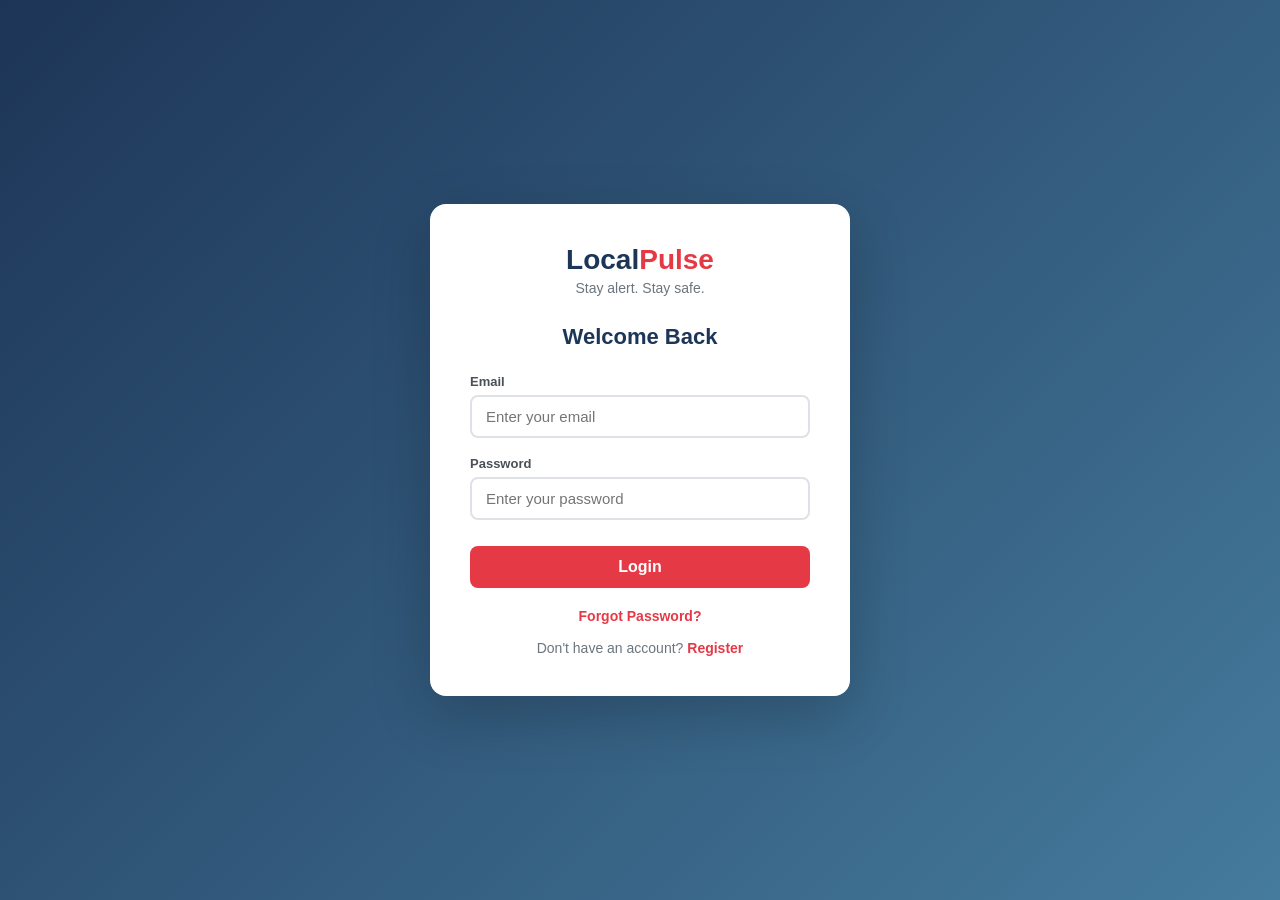
<file: frontend/create-post.html>
<!DOCTYPE html>
<html lang="en">
<head>
    <meta charset="UTF-8">
    <meta name="viewport" content="width=device-width, initial-scale=1.0">
    <title>Post Alert — LocalPulse</title>
    <link rel="stylesheet" href="css/main.css">
    <link rel="stylesheet" href="css/auth.css">
</head>
<body>

    <!-- NAVBAR -->
    <nav class="navbar">
        <div class="navbar-brand">
            📡 Local<span>Pulse</span>
        </div>
        <div class="navbar-actions">
            <a href="index.html" class="btn btn-outline btn-sm">← Back to Feed</a>
        </div>
    </nav>

    <div class="container">
        <div class="auth-card" style="max-width:600px; margin:0 auto;">
            <h2 style="text-align:left; margin-bottom:24px;">🚨 Post an Alert</h2>

            <div class="error-msg" id="post-error"></div>
            <div class="success-msg" id="post-success"></div>

            <!-- Post Type -->
            <div class="form-group">
                <label>Alert Type</label>
                <select id="post-type" onchange="handleTypeChange()"
                    style="width:100%; padding:11px 14px; border:2px solid #dee2e6;
                    border-radius:8px; font-size:15px; color:#212529;">
                    <option value="text">Text Only</option>
                    <option value="photo">Photo Only</option>
                    <option value="both">Text + Photo</option>
                </select>
            </div>

            <!-- Severity -->
            <div class="form-group">
                <label>Severity Level</label>
                <select id="severity"
                    style="width:100%; padding:11px 14px; border:2px solid #dee2e6;
                    border-radius:8px; font-size:15px; color:#212529;">
                    <option value="info">ℹ️ Info — General information</option>
                    <option value="warning">⚠️ Warning — Caution needed</option>
                    <option value="critical">🚨 Critical — Immediate danger</option>
                </select>
            </div>

            <!-- Text content -->
            <div class="form-group" id="content-group">
                <label>Alert Description</label>
                <textarea id="content" rows="4"
                    placeholder="Describe the situation clearly. Example: Road blocked near Kundapura bus stand due to flooding. Avoid NH66."
                    style="width:100%; padding:11px 14px; border:2px solid #dee2e6;
                    border-radius:8px; font-size:15px; resize:vertical;
                    color:#212529;"></textarea>
            </div>

            <!-- Image upload -->
            <div class="form-group" id="image-group" style="display:none;">
                <label>Upload Photo</label>
                <input type="file" id="image" accept="image/*"
                    style="width:100%; padding:11px 14px; border:2px solid #dee2e6;
                    border-radius:8px; font-size:15px;">
                <div id="image-preview" style="margin-top:10px;"></div>
            </div>

            <!-- Location — auto from registered profile -->
            <div class="form-group">
                <label>Location of Incident</label>
                <input type="text" id="location-display"
                    readonly
                    style="width:100%; padding:11px 14px; border:2px solid #dee2e6;
                    border-radius:8px; font-size:15px; background:#f0f4f8; color:#1D3557; font-weight:600;">
                <small style="color:#2dc653; font-size:12px; margin-top:4px; display:block;">
                    ✅ Using your registered location — alerts will show to people in your taluk
                </small>
            </div>

            <!-- Manual location override -->
            <div class="form-group">
                <div style="background:#fff3cd; border-left:4px solid #f4a261;
                    padding:10px 14px; border-radius:0 8px 8px 0; margin-bottom:10px;">
                    <div style="font-size:13px; font-weight:600; color:#856404; margin-bottom:2px;">
                        📍 Posting about a different location?
                    </div>
                    <div style="font-size:12px; color:#856404;">
                        Example: You are in Kundapura but posting about a flood in Udupi town.
                        Enter that location below — the alert will show to people in that area.
                    </div>
                </div>
                <label>Enter Other Location (Optional)</label>
                <div style="display:flex; gap:8px;">
                    <input type="text" id="manual-location"
                        placeholder="e.g. Udupi, Mangalore, Manipal"
                        style="flex:1; padding:11px 14px; border:2px solid #dee2e6;
                        border-radius:8px; font-size:15px;">
                    <button onclick="searchLocation()"
                        style="padding:11px 14px; background:#1D3557; color:#fff;
                        border-radius:8px; font-size:13px; font-weight:600;
                        border:none; cursor:pointer;">
                        Search
                    </button>
                </div>
            </div>

            <!-- hidden location fields -->
            <input type="hidden" id="latitude">
            <input type="hidden" id="longitude">
            <input type="hidden" id="city">
            <input type="hidden" id="district">
            <input type="hidden" id="state">

            <button class="btn btn-primary btn-block" onclick="handleCreatePost()"
                style="margin-top:8px; padding:14px; font-size:16px;">
                🚨 Post Alert
            </button>
        </div>
    </div>

    <script src="js/api.js"></script>
    <script src="js/auth.js"></script>
    <script src="js/location.js"></script>
    <script src="js/create-post.js"></script>
    <script>
        requireAuth();
        // load registered location on page load
        loadRegisteredLocation();
    </script>

</body>
</html>
</file>
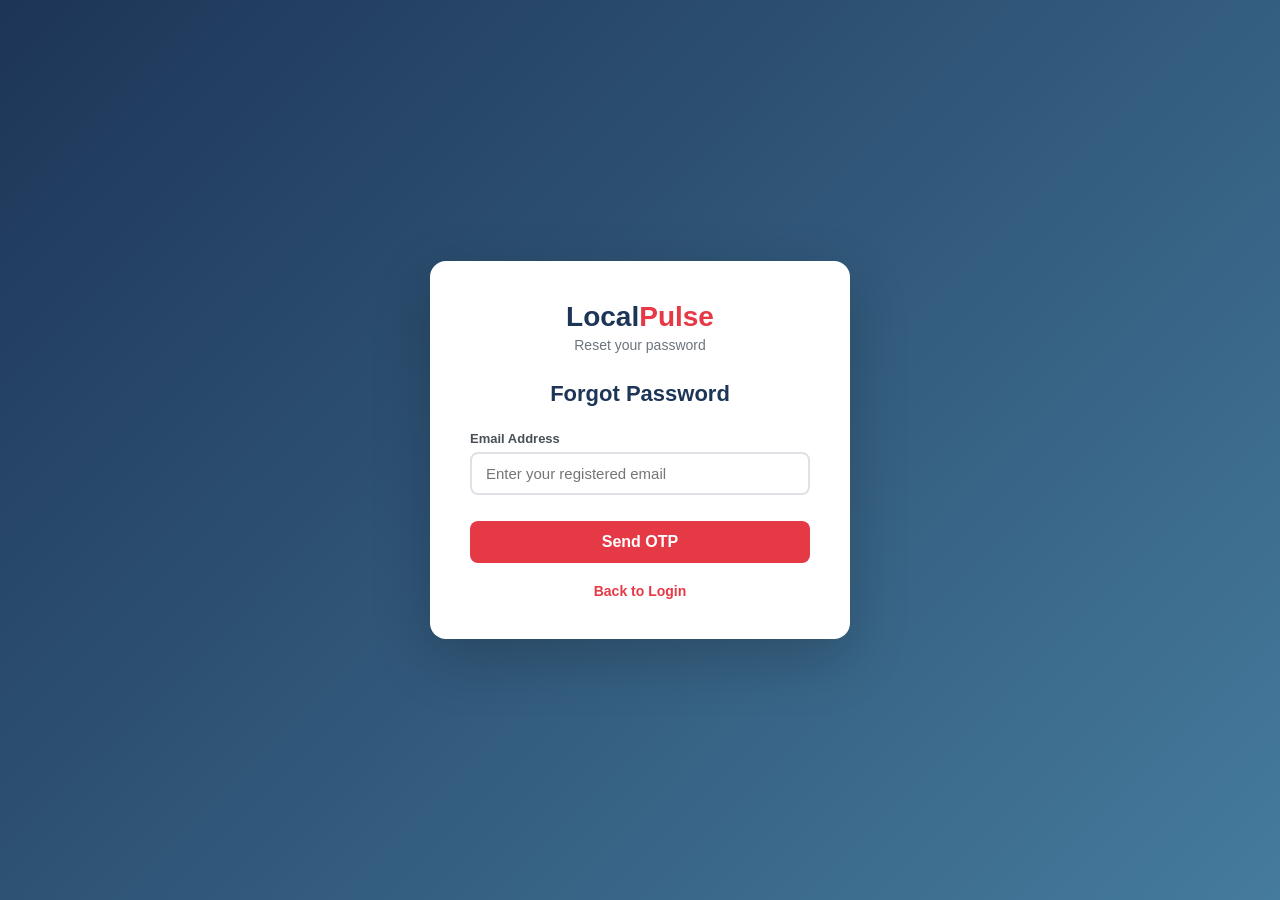
<file: frontend/forgot-password.html>
<!DOCTYPE html>
<html lang="en">
<head>
    <meta charset="UTF-8">
    <meta name="viewport" content="width=device-width, initial-scale=1.0">
    <title>Forgot Password — LocalPulse</title>
    <link rel="stylesheet" href="css/main.css">
    <link rel="stylesheet" href="css/auth.css">
</head>
<body class="auth-page">

    <div class="auth-card">
        <div class="auth-logo">
            <h1>Local<span>Pulse</span></h1>
            <p>Reset your password</p>
        </div>

        <div class="error-msg" id="fp-error"></div>
        <div class="success-msg" id="fp-success"></div>

        <!-- Step 1: Enter Email -->
        <div class="step active" id="step1">
            <h2>Forgot Password</h2>
            <div class="form-group">
                <label>Email Address</label>
                <input type="email" id="fp-email" placeholder="Enter your registered email">
            </div>
            <button class="btn btn-primary btn-block" onclick="handleSendOTP()">
                Send OTP
            </button>
        </div>

        <!-- Step 2: Enter OTP -->
        <div class="step" id="step2">
            <h2>Enter OTP</h2>
            <p style="text-align:center; color:#6c757d; font-size:14px; margin-bottom:20px;">
                We sent a 6-digit OTP to your email. Valid for 10 minutes.
            </p>
            <div class="form-group">
                <label>OTP Code</label>
                <input type="text" id="fp-otp" class="otp-input"
                    placeholder="______" maxlength="6">
            </div>
            <button class="btn btn-primary btn-block" onclick="handleVerifyOTP()">
                Verify OTP
            </button>
            <br>
            <button class="btn btn-outline btn-block"
                style="border:2px solid #457B9D; color:#457B9D; margin-top:8px;"
                onclick="handleSendOTP()">
                Resend OTP
            </button>
        </div>

        <!-- Step 3: New Password -->
        <div class="step" id="step3">
            <h2>New Password</h2>
            <div class="form-group">
                <label>New Password</label>
                <input type="password" id="fp-newpassword" placeholder="Minimum 6 characters">
            </div>
            <div class="form-group">
                <label>Confirm Password</label>
                <input type="password" id="fp-confirmpassword" placeholder="Re-enter new password">
            </div>
            <button class="btn btn-primary btn-block" onclick="handleResetPassword()">
                Reset Password
            </button>
        </div>

        <div class="auth-footer">
            <a href="login.html">Back to Login</a>
        </div>
    </div>

    <script src="js/api.js"></script>
    <script src="js/forgot-password.js"></script>

</body>
</html>
</file>
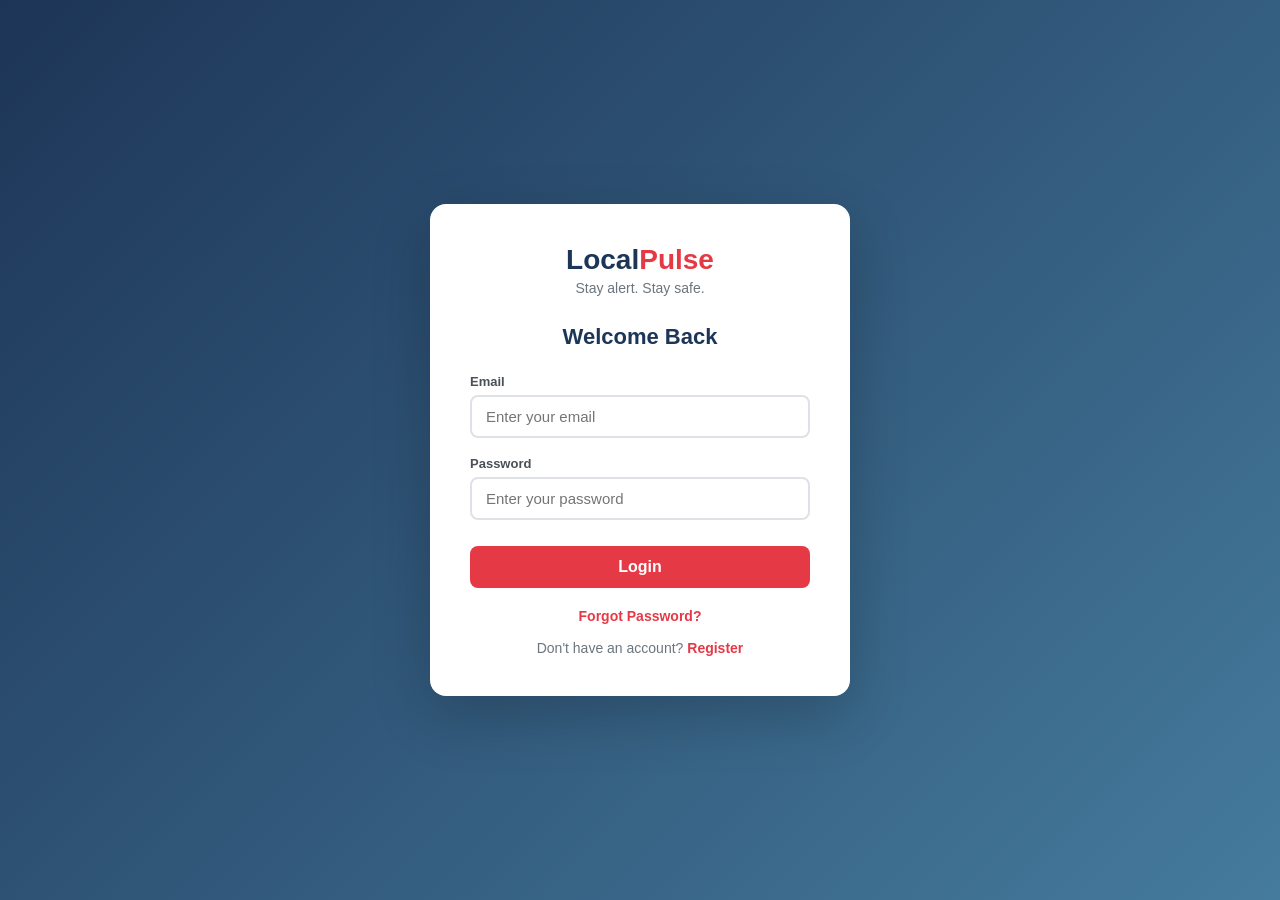
<file: frontend/login.html>
<!DOCTYPE html>
<html lang="en">
<head>
    <meta charset="UTF-8">
    <meta name="viewport" content="width=device-width, initial-scale=1.0">
    <title>Login — LocalPulse</title>
    <link rel="stylesheet" href="css/main.css">
    <link rel="stylesheet" href="css/auth.css">
</head>
<body class="auth-page">

    <div class="auth-card">
        <div class="auth-logo">
            <h1>Local<span>Pulse</span></h1>
            <p>Stay alert. Stay safe.</p>
        </div>

        <h2>Welcome Back</h2>

        <div class="error-msg" id="login-error"></div>

        <div class="form-group">
            <label>Email</label>
            <input type="email" id="email" placeholder="Enter your email">
        </div>

        <div class="form-group">
            <label>Password</label>
            <input type="password" id="password" placeholder="Enter your password">
        </div>

        <button class="btn btn-primary btn-block" onclick="handleLogin()">
            Login
        </button>

        <div class="auth-footer">
            <a href="forgot-password.html">Forgot Password?</a>
            <br><br>
            Don't have an account? <a href="register.html">Register</a>
        </div>
    </div>

    <script src="js/api.js"></script>
    <script src="js/auth.js"></script>
    <script src="js/location.js"></script>
    <script>
        requireGuest();

        async function handleLogin() {
            const email = document.getElementById('email').value.trim();
            const password = document.getElementById('password').value.trim();

            document.getElementById('login-error').style.display = 'none';

            if (!email || !password) {
                showError('login-error', 'Please fill in all fields');
                return;
            }

            const btn = document.querySelector('.btn-primary');
            btn.textContent = 'Logging in...';
            btn.disabled = true;

            await login(email, password);

            btn.textContent = 'Login';
            btn.disabled = false;
        }

        document.addEventListener('keypress', function(e) {
            if (e.key === 'Enter') handleLogin();
        });
    </script>

</body>
</html>
</file>
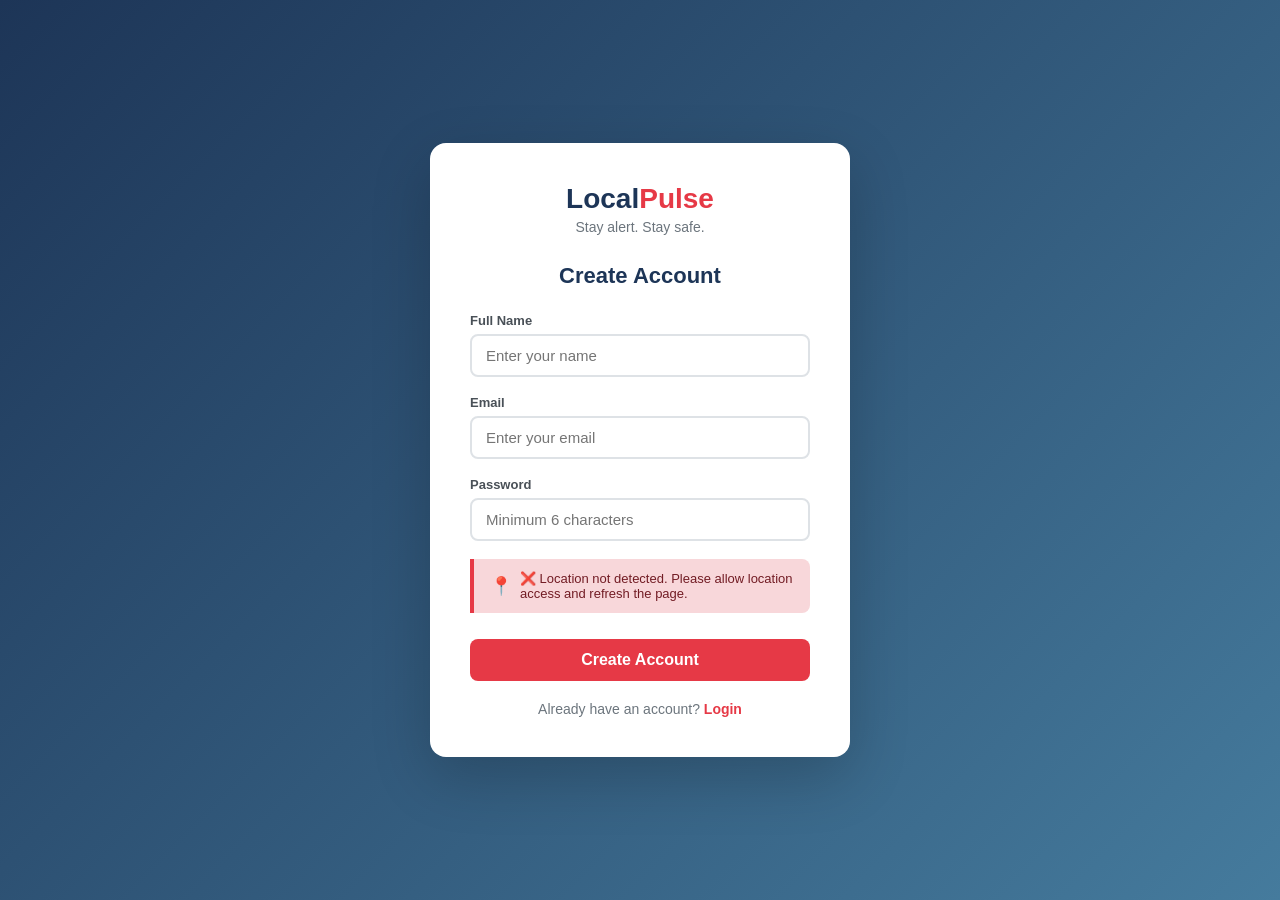
<file: frontend/register.html>
<!DOCTYPE html>
<html lang="en">
<head>
    <meta charset="UTF-8">
    <meta name="viewport" content="width=device-width, initial-scale=1.0">
    <title>Register — LocalPulse</title>
    <link rel="stylesheet" href="css/main.css">
    <link rel="stylesheet" href="css/auth.css">
</head>
<body class="auth-page">

    <div class="auth-card">
        <div class="auth-logo">
            <h1>Local<span>Pulse</span></h1>
            <p>Stay alert. Stay safe.</p>
        </div>

        <h2>Create Account</h2>

        <div class="error-msg" id="register-error"></div>
        <div class="success-msg" id="register-success"></div>

        <div class="form-group">
            <label>Full Name</label>
            <input type="text" id="username" placeholder="Enter your name">
        </div>

        <div class="form-group">
            <label>Email</label>
            <input type="email" id="email" placeholder="Enter your email">
        </div>

        <div class="form-group">
            <label>Password</label>
            <input type="password" id="password" placeholder="Minimum 6 characters">
        </div>

        <!-- Location status — silent detection, professional look -->
        <div id="location-status"
            style="background:#e8f4fd; border-left:4px solid #457B9D;
            padding:12px 16px; border-radius:0 8px 8px 0; margin-bottom:18px;
            font-size:13px; color:#1D3557; display:flex; align-items:center; gap:8px;">
            <span style="font-size:18px;">📍</span>
            <span id="location-status-text">
                LocalPulse needs your location to show relevant alerts in your area...
            </span>
        </div>

        <!-- hidden location fields -->
        <input type="hidden" id="latitude">
        <input type="hidden" id="longitude">
        <input type="hidden" id="city">
        <input type="hidden" id="district">
        <input type="hidden" id="state">

        <button class="btn btn-primary btn-block" onclick="handleRegister()">
            Create Account
        </button>

        <div class="auth-footer">
            Already have an account? <a href="login.html">Login</a>
        </div>
    </div>

    <script src="js/api.js"></script>
    <script src="js/auth.js"></script>
    <script src="js/location.js"></script>
    <script>
        requireGuest();

        // silently detect location when page loads
        window.addEventListener('load', async () => {
            await detectLocation();

            // update status box after detection
            if (currentLocation && currentLocation.district) {
                const statusBox = document.getElementById('location-status');
                const statusText = document.getElementById('location-status-text');

                statusBox.style.background = '#d4edda';
                statusBox.style.borderColor = '#2dc653';
                statusBox.style.color = '#155724';
                statusText.innerHTML = `✅ Location detected: <strong>${currentLocation.district}</strong>, ${currentLocation.state}`;
            } else {
                const statusBox = document.getElementById('location-status');
                const statusText = document.getElementById('location-status-text');
                statusBox.style.background = '#f8d7da';
                statusBox.style.borderColor = '#e63946';
                statusBox.style.color = '#721c24';
                statusText.innerHTML = `❌ Location not detected. Please allow location access and refresh the page.`;
            }
        });

        async function handleRegister() {
            const username = document.getElementById('username').value.trim();
            const email = document.getElementById('email').value.trim();
            const password = document.getElementById('password').value.trim();
            const district = document.getElementById('district').value.trim();

            if (!username || !email || !password) {
                showError('register-error', 'Please fill in all fields');
                return;
            }

            if (password.length < 6) {
                showError('register-error', 'Password must be at least 6 characters');
                return;
            }

            if (!district) {
                showError('register-error',
                    'Location not detected. Please allow location access and refresh the page.');
                return;
            }

            const btn = document.querySelector('.btn-primary');
            btn.textContent = 'Creating account...';
            btn.disabled = true;

            await register(username, email, password);

            btn.textContent = 'Create Account';
            btn.disabled = false;
        }

        document.addEventListener('keypress', function(e) {
            if (e.key === 'Enter') handleRegister();
        });
    </script>

</body>
</html>
</file>
<file: frontend/css/main.css>
* {
    margin: 0;
    padding: 0;
    box-sizing: border-box;
}

:root {
    --primary: #E63946;
    --primary-dark: #c1121f;
    --secondary: #1D3557;
    --accent: #457B9D;
    --bg: #f8f9fa;
    --card-bg: #ffffff;
    --text: #212529;
    --text-light: #6c757d;
    --border: #dee2e6;
    --success: #2dc653;
    --warning: #f4a261;
    --danger: #e63946;
    --shadow: 0 2px 12px rgba(0,0,0,0.08);
    --radius: 12px;
}

body {
    font-family: 'Segoe UI', Tahoma, Geneva, Verdana, sans-serif;
    background: var(--bg);
    color: var(--text);
    min-height: 100vh;
}

a {
    text-decoration: none;
    color: var(--accent);
}

a:hover {
    color: var(--primary);
}

button {
    cursor: pointer;
    border: none;
    outline: none;
    font-family: inherit;
}

input, textarea, select {
    font-family: inherit;
    outline: none;
}

/* NAVBAR */
.navbar {
    background: var(--secondary);
    padding: 0 24px;
    height: 60px;
    display: flex;
    align-items: center;
    justify-content: space-between;
    position: sticky;
    top: 0;
    z-index: 100;
    box-shadow: 0 2px 8px rgba(0,0,0,0.15);
}

.navbar-brand {
    font-size: 22px;
    font-weight: 700;
    color: #fff;
    display: flex;
    align-items: center;
    gap: 8px;
}

.navbar-brand span {
    color: var(--primary);
}

.navbar-actions {
    display: flex;
    align-items: center;
    gap: 12px;
}

.btn {
    padding: 8px 18px;
    border-radius: 8px;
    font-size: 14px;
    font-weight: 600;
    transition: all 0.2s;
}

.btn-primary {
    background: var(--primary);
    color: #fff;
}

.btn-primary:hover {
    background: var(--primary-dark);
    transform: translateY(-1px);
}

.btn-outline {
    background: transparent;
    border: 2px solid #fff;
    color: #fff;
}

.btn-outline:hover {
    background: #fff;
    color: var(--secondary);
}

.btn-sm {
    padding: 6px 14px;
    font-size: 13px;
}

/* SEVERITY BADGES */
.badge {
    padding: 3px 10px;
    border-radius: 20px;
    font-size: 11px;
    font-weight: 700;
    text-transform: uppercase;
    letter-spacing: 0.5px;
}

.badge-info {
    background: #cce5ff;
    color: #004085;
}

.badge-warning {
    background: #fff3cd;
    color: #856404;
}

.badge-critical {
    background: #f8d7da;
    color: #721c24;
}

/* DISPUTED BANNER */
.disputed-banner {
    background: #fff3cd;
    border-left: 4px solid #f4a261;
    padding: 8px 12px;
    font-size: 13px;
    color: #856404;
    border-radius: 0 6px 6px 0;
    margin-bottom: 10px;
}

/* CONTAINER */
.container {
    max-width: 680px;
    margin: 0 auto;
    padding: 24px 16px;
}

/* LOADING */
.loading {
    text-align: center;
    padding: 40px;
    color: var(--text-light);
    font-size: 15px;
}

/* EMPTY STATE */
.empty-state {
    text-align: center;
    padding: 60px 20px;
    color: var(--text-light);
}

.empty-state h3 {
    font-size: 20px;
    margin-bottom: 8px;
}
</file>
<file: frontend/css/auth.css>
.auth-page {
    min-height: 100vh;
    display: flex;
    align-items: center;
    justify-content: center;
    background: linear-gradient(135deg, #1D3557 0%, #457B9D 100%);
    padding: 20px;
}

.auth-card {
    background: #fff;
    border-radius: 16px;
    padding: 40px;
    width: 100%;
    max-width: 420px;
    box-shadow: 0 20px 60px rgba(0,0,0,0.2);
}

.auth-logo {
    text-align: center;
    margin-bottom: 28px;
}

.auth-logo h1 {
    font-size: 28px;
    font-weight: 800;
    color: #1D3557;
}

.auth-logo h1 span {
    color: #E63946;
}

.auth-logo p {
    color: #6c757d;
    font-size: 14px;
    margin-top: 4px;
}

.auth-card h2 {
    font-size: 22px;
    font-weight: 700;
    color: #1D3557;
    margin-bottom: 24px;
    text-align: center;
}

.form-group {
    margin-bottom: 18px;
}

.form-group label {
    display: block;
    font-size: 13px;
    font-weight: 600;
    color: #495057;
    margin-bottom: 6px;
}

.form-group input {
    width: 100%;
    padding: 11px 14px;
    border: 2px solid #dee2e6;
    border-radius: 8px;
    font-size: 15px;
    transition: border-color 0.2s;
    color: #212529;
}

.form-group input:focus {
    border-color: #457B9D;
}

.btn-block {
    width: 100%;
    padding: 12px;
    font-size: 16px;
    border-radius: 8px;
    margin-top: 8px;
}

.error-msg {
    background: #f8d7da;
    color: #721c24;
    padding: 10px 14px;
    border-radius: 8px;
    font-size: 13px;
    margin-bottom: 16px;
    display: none;
}

.success-msg {
    background: #d4edda;
    color: #155724;
    padding: 10px 14px;
    border-radius: 8px;
    font-size: 13px;
    margin-bottom: 16px;
    display: none;
}

.auth-footer {
    text-align: center;
    margin-top: 20px;
    font-size: 14px;
    color: #6c757d;
}

.auth-footer a {
    color: #E63946;
    font-weight: 600;
}

.otp-input {
    text-align: center;
    font-size: 24px !important;
    letter-spacing: 8px;
    font-weight: 700;
}

.step {
    display: none;
}

.step.active {
    display: block;
}
</file>
